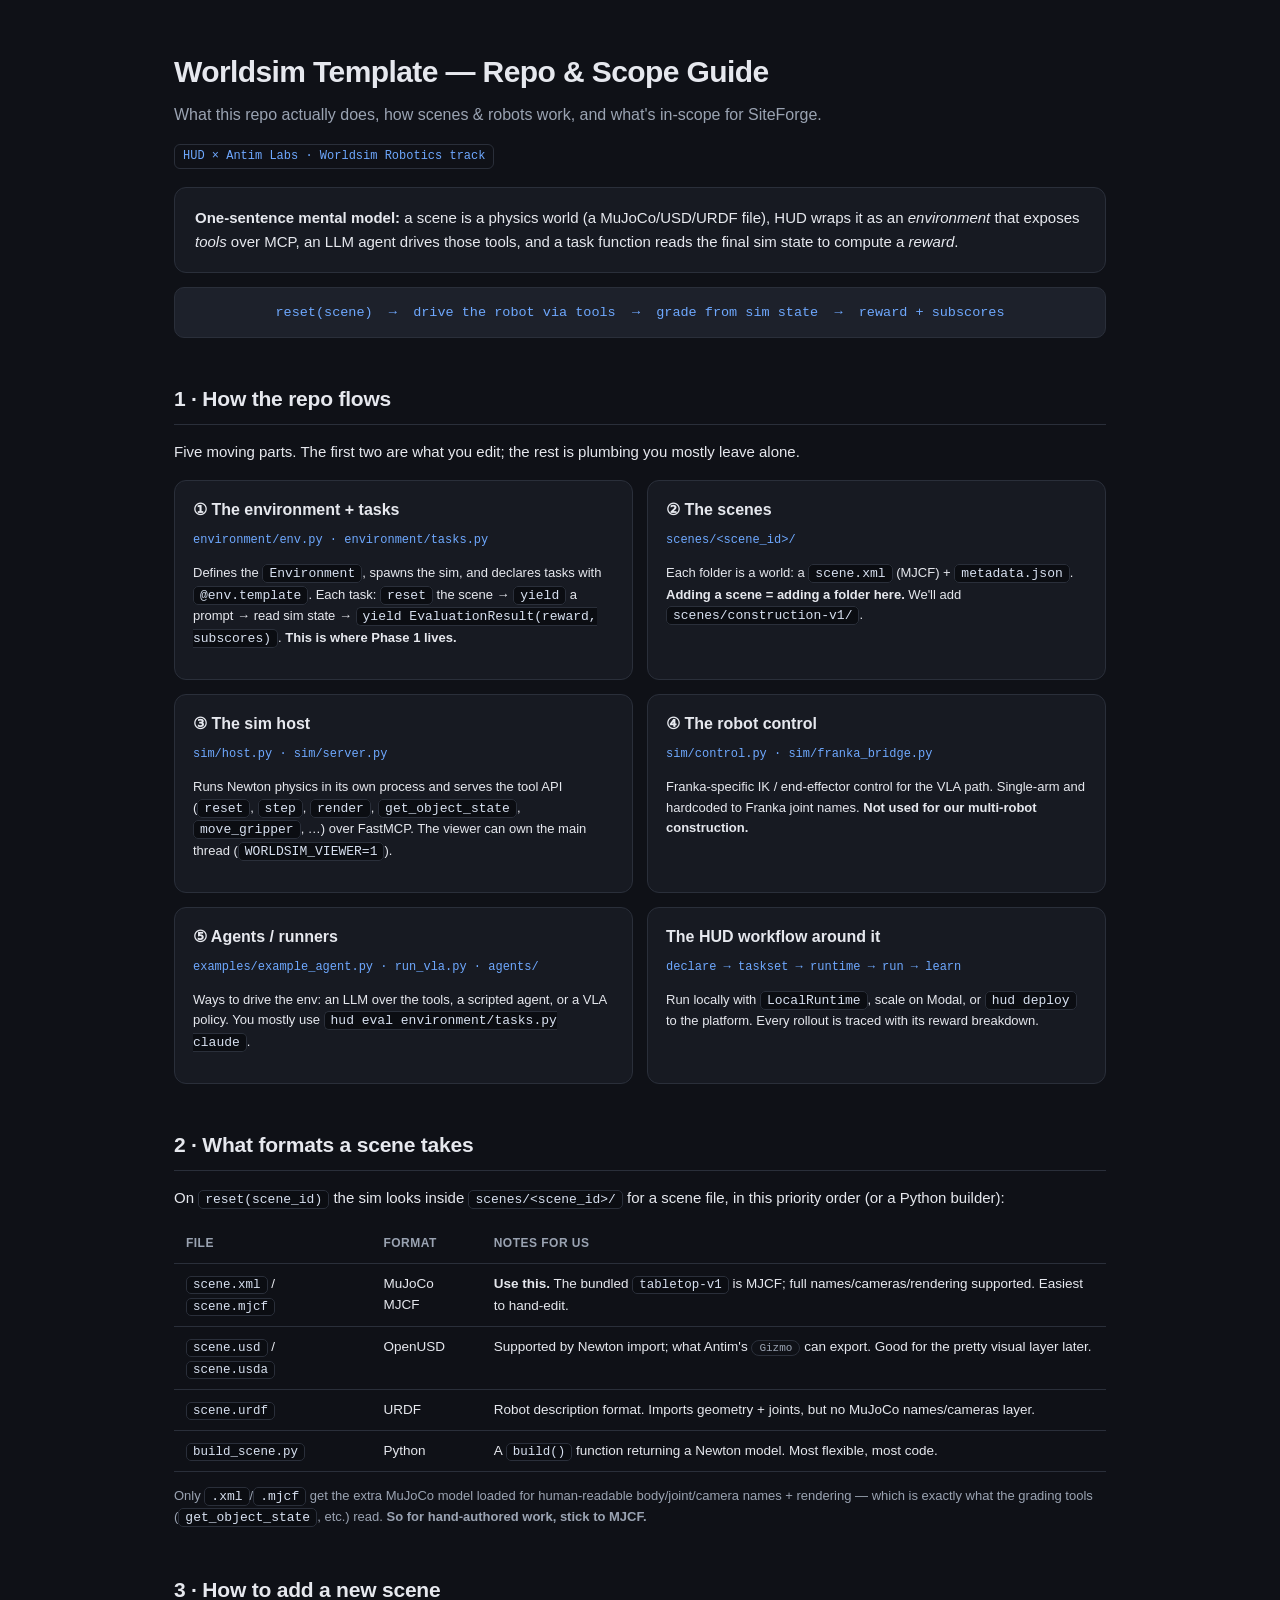
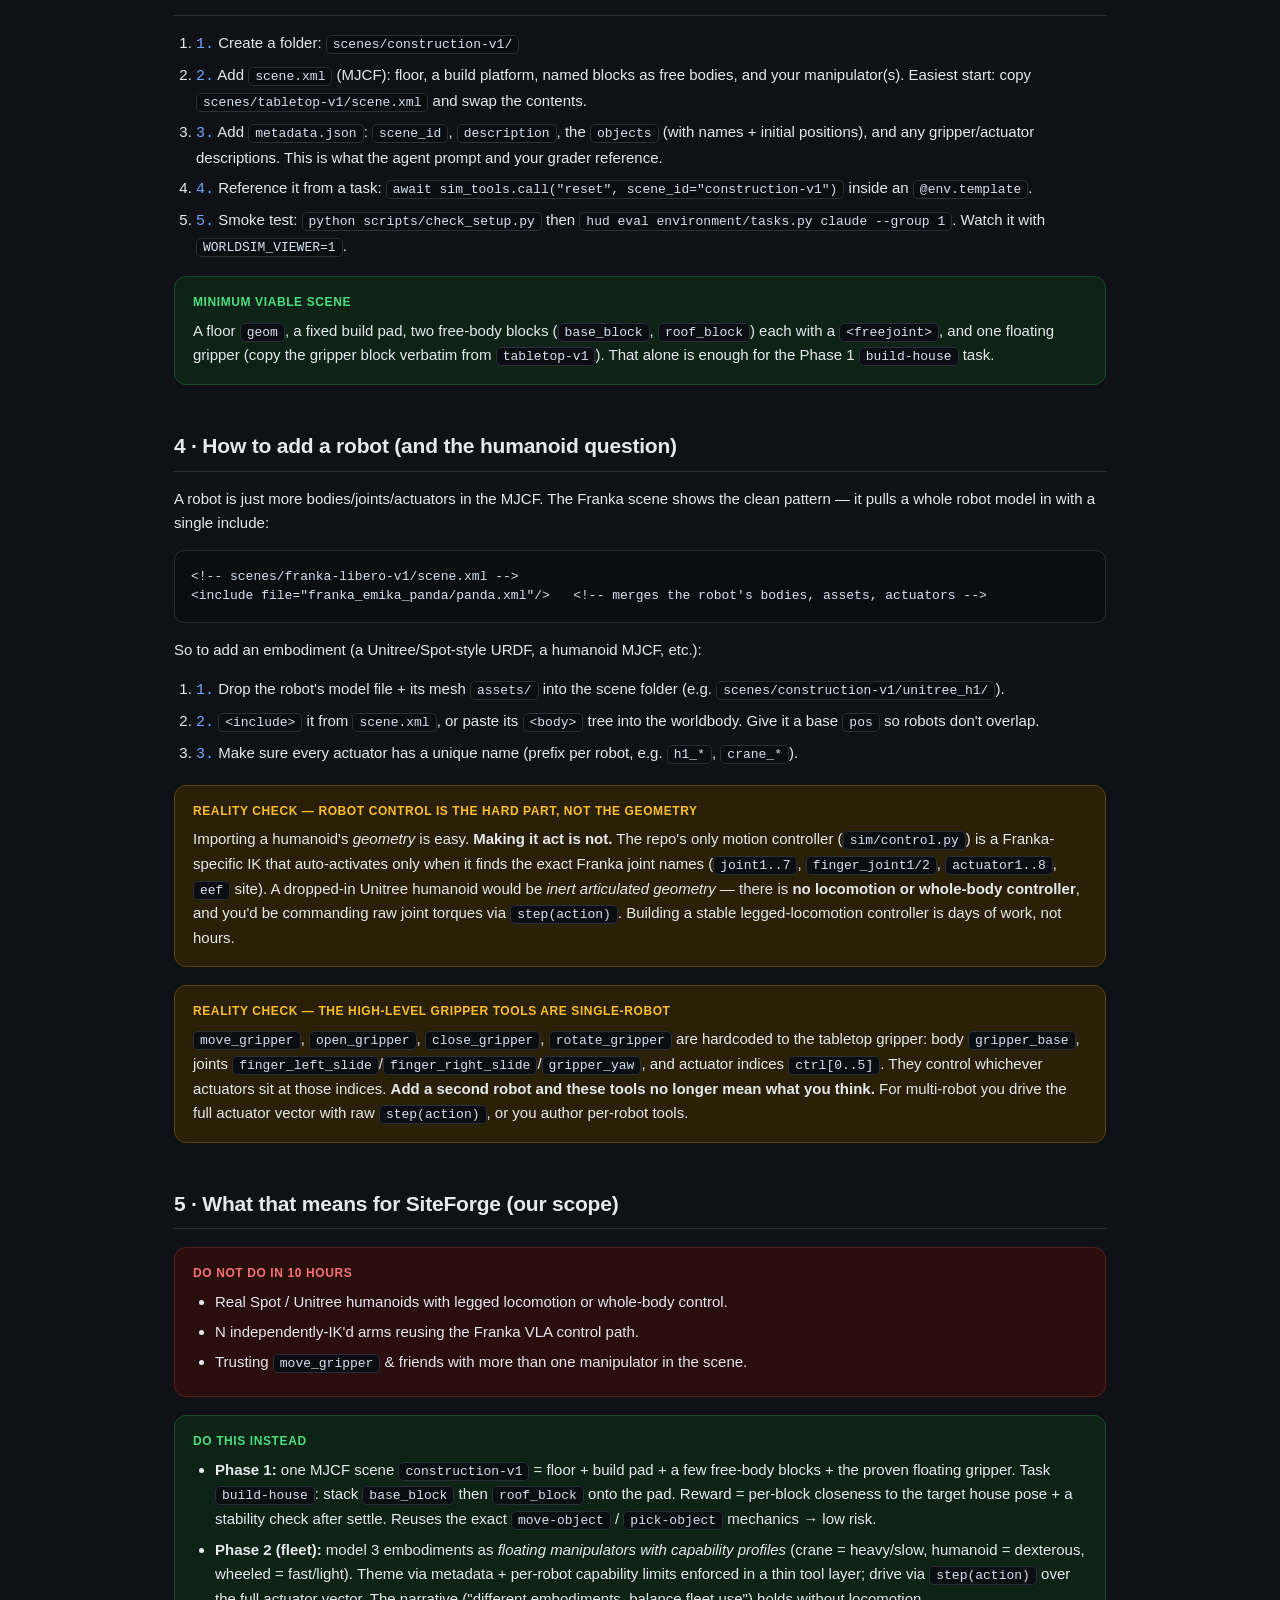
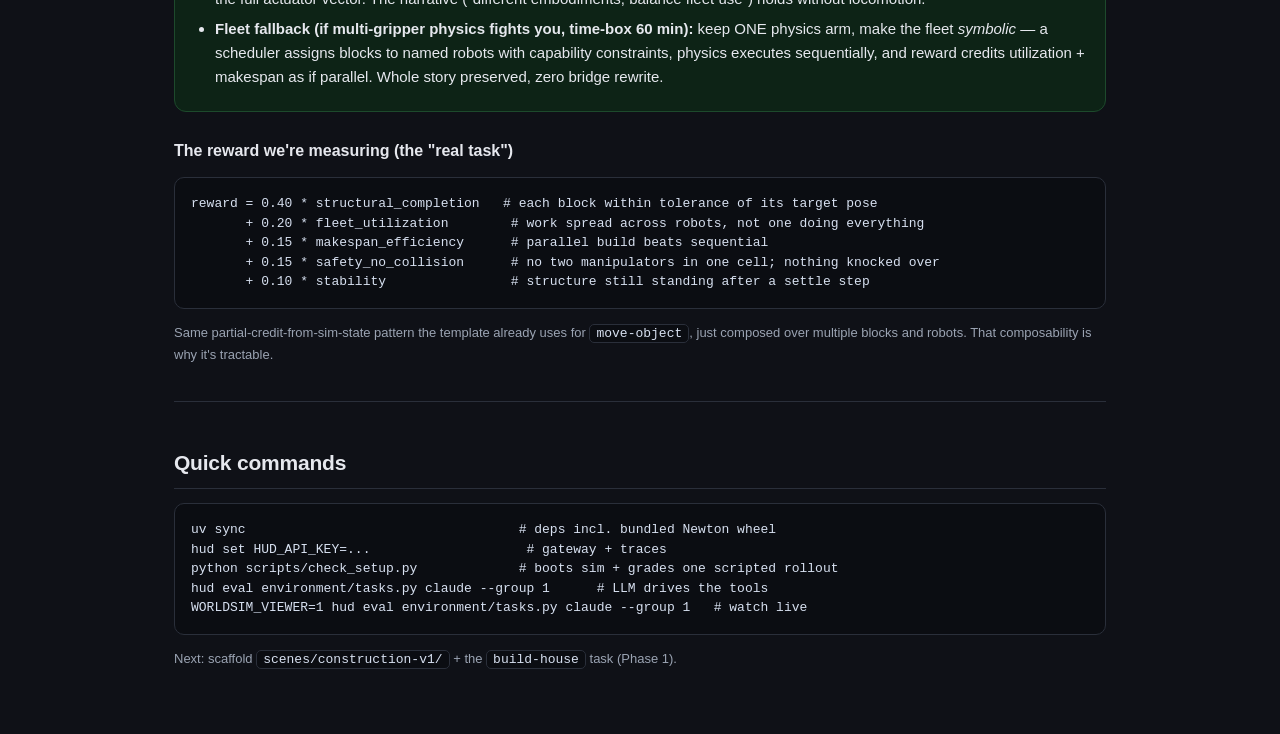
<file: docs/scope-guide.html>
<!DOCTYPE html>
<html lang="en">
<head>
<meta charset="UTF-8" />
<meta name="viewport" content="width=device-width, initial-scale=1.0" />
<title>Worldsim Template — Repo &amp; Scope Guide (SiteForge Hackathon)</title>
<style>
  :root {
    --bg: #0f1117;
    --panel: #171a22;
    --panel-2: #1d212b;
    --ink: #e6e8ee;
    --muted: #9aa3b2;
    --line: #2a2f3a;
    --accent: #6ea8fe;
    --green: #4ade80;
    --amber: #fbbf24;
    --red: #f87171;
    --code-bg: #0b0d12;
    --mono: ui-monospace, SFMono-Regular, "SF Mono", Menlo, Consolas, monospace;
    --sans: -apple-system, BlinkMacSystemFont, "Segoe UI", Roboto, Helvetica, Arial, sans-serif;
  }
  * { box-sizing: border-box; }
  body {
    margin: 0; background: var(--bg); color: var(--ink);
    font-family: var(--sans); line-height: 1.6; font-size: 15px;
  }
  .wrap { max-width: 980px; margin: 0 auto; padding: 48px 24px 96px; }
  header h1 { font-size: 30px; margin: 0 0 6px; letter-spacing: -0.02em; }
  header .sub { color: var(--muted); font-size: 16px; margin-bottom: 8px; }
  header .tag {
    display: inline-block; font-family: var(--mono); font-size: 12px;
    color: var(--accent); border: 1px solid var(--line); border-radius: 6px;
    padding: 2px 8px; margin-top: 8px;
  }
  h2 {
    font-size: 21px; margin: 44px 0 14px; padding-bottom: 8px;
    border-bottom: 1px solid var(--line); letter-spacing: -0.01em;
  }
  h3 { font-size: 16px; margin: 26px 0 8px; color: var(--ink); }
  p { color: var(--ink); }
  code {
    font-family: var(--mono); font-size: 13px; background: var(--code-bg);
    border: 1px solid var(--line); border-radius: 5px; padding: 1px 6px; color: #d7e0f0;
  }
  pre {
    background: var(--code-bg); border: 1px solid var(--line); border-radius: 10px;
    padding: 16px; overflow-x: auto; font-family: var(--mono); font-size: 13px;
    line-height: 1.5; color: #d7e0f0; margin: 14px 0;
  }
  pre code { background: none; border: none; padding: 0; }
  .lead {
    background: var(--panel); border: 1px solid var(--line); border-radius: 12px;
    padding: 18px 20px; margin: 18px 0 8px; font-size: 15px;
  }
  .flow {
    font-family: var(--mono); font-size: 13.5px; color: var(--accent);
    background: var(--panel-2); border: 1px solid var(--line); border-radius: 10px;
    padding: 14px 18px; margin: 14px 0; text-align: center;
  }
  table { width: 100%; border-collapse: collapse; margin: 14px 0; font-size: 13.5px; }
  th, td { text-align: left; padding: 9px 12px; border-bottom: 1px solid var(--line); vertical-align: top; }
  th { color: var(--muted); font-weight: 600; font-size: 12px; text-transform: uppercase; letter-spacing: 0.04em; }
  td code { font-size: 12.5px; }
  .cards { display: grid; grid-template-columns: 1fr 1fr; gap: 14px; margin: 16px 0; }
  .card {
    background: var(--panel); border: 1px solid var(--line); border-radius: 12px; padding: 16px 18px;
  }
  .card h3 { margin-top: 0; }
  .card .path { font-family: var(--mono); font-size: 12px; color: var(--accent); }
  .callout {
    border-radius: 12px; padding: 16px 18px; margin: 18px 0;
    border: 1px solid var(--line); background: var(--panel);
  }
  .callout.warn { border-color: #5a4410; background: #2a2008; }
  .callout.warn .label { color: var(--amber); }
  .callout.good { border-color: #1d4a2c; background: #0d2316; }
  .callout.good .label { color: var(--green); }
  .callout.stop { border-color: #5a1d1d; background: #2a0d0d; }
  .callout.stop .label { color: var(--red); }
  .callout .label { font-weight: 700; font-size: 12px; text-transform: uppercase; letter-spacing: 0.05em; display: block; margin-bottom: 6px; }
  ol, ul { padding-left: 22px; }
  ol li, ul li { margin: 6px 0; }
  .muted { color: var(--muted); }
  .pill { font-family: var(--mono); font-size: 11px; padding: 1px 7px; border-radius: 20px; border: 1px solid var(--line); color: var(--muted); }
  .step-num { color: var(--accent); font-family: var(--mono); }
  hr { border: none; border-top: 1px solid var(--line); margin: 36px 0; }
  a { color: var(--accent); }
  .small { font-size: 13px; }
</style>
</head>
<body>
<div class="wrap">
  <header>
    <h1>Worldsim Template — Repo &amp; Scope Guide</h1>
    <div class="sub">What this repo actually does, how scenes &amp; robots work, and what's in-scope for SiteForge.</div>
    <span class="tag">HUD × Antim Labs · Worldsim Robotics track</span>
  </header>

  <div class="lead">
    <strong>One-sentence mental model:</strong> a scene is a physics world (a MuJoCo/USD/URDF file),
    HUD wraps it as an <em>environment</em> that exposes <em>tools</em> over MCP, an LLM agent drives
    those tools, and a task function reads the final sim state to compute a <em>reward</em>.
  </div>

  <div class="flow">reset(scene) &nbsp;→&nbsp; drive the robot via tools &nbsp;→&nbsp; grade from sim state &nbsp;→&nbsp; reward + subscores</div>

  <h2>1 · How the repo flows</h2>
  <p>Five moving parts. The first two are what you edit; the rest is plumbing you mostly leave alone.</p>

  <div class="cards">
    <div class="card">
      <h3>① The environment + tasks</h3>
      <div class="path">environment/env.py · environment/tasks.py</div>
      <p class="small">Defines the <code>Environment</code>, spawns the sim, and declares tasks with
      <code>@env.template</code>. Each task: <code>reset</code> the scene → <code>yield</code> a prompt →
      read sim state → <code>yield EvaluationResult(reward, subscores)</code>. <strong>This is where Phase 1 lives.</strong></p>
    </div>
    <div class="card">
      <h3>② The scenes</h3>
      <div class="path">scenes/&lt;scene_id&gt;/</div>
      <p class="small">Each folder is a world: a <code>scene.xml</code> (MJCF) + <code>metadata.json</code>.
      <strong>Adding a scene = adding a folder here.</strong> We'll add <code>scenes/construction-v1/</code>.</p>
    </div>
    <div class="card">
      <h3>③ The sim host</h3>
      <div class="path">sim/host.py · sim/server.py</div>
      <p class="small">Runs Newton physics in its own process and serves the tool API
      (<code>reset</code>, <code>step</code>, <code>render</code>, <code>get_object_state</code>,
      <code>move_gripper</code>, …) over FastMCP. The viewer can own the main thread (<code>WORLDSIM_VIEWER=1</code>).</p>
    </div>
    <div class="card">
      <h3>④ The robot control</h3>
      <div class="path">sim/control.py · sim/franka_bridge.py</div>
      <p class="small">Franka-specific IK / end-effector control for the VLA path. Single-arm and
      hardcoded to Franka joint names. <strong>Not used for our multi-robot construction.</strong></p>
    </div>
    <div class="card">
      <h3>⑤ Agents / runners</h3>
      <div class="path">examples/example_agent.py · run_vla.py · agents/</div>
      <p class="small">Ways to drive the env: an LLM over the tools, a scripted agent, or a VLA policy.
      You mostly use <code>hud eval environment/tasks.py claude</code>.</p>
    </div>
    <div class="card">
      <h3>The HUD workflow around it</h3>
      <div class="path">declare → taskset → runtime → run → learn</div>
      <p class="small">Run locally with <code>LocalRuntime</code>, scale on Modal, or
      <code>hud deploy</code> to the platform. Every rollout is traced with its reward breakdown.</p>
    </div>
  </div>

  <h2>2 · What formats a scene takes</h2>
  <p>On <code>reset(scene_id)</code> the sim looks inside <code>scenes/&lt;scene_id&gt;/</code> for a scene file,
  in this priority order (or a Python builder):</p>

  <table>
    <thead><tr><th>File</th><th>Format</th><th>Notes for us</th></tr></thead>
    <tbody>
      <tr><td><code>scene.xml</code> / <code>scene.mjcf</code></td><td>MuJoCo MJCF</td><td><strong>Use this.</strong> The bundled <code>tabletop-v1</code> is MJCF; full names/cameras/rendering supported. Easiest to hand-edit.</td></tr>
      <tr><td><code>scene.usd</code> / <code>scene.usda</code></td><td>OpenUSD</td><td>Supported by Newton import; what Antim's <span class="pill">Gizmo</span> can export. Good for the pretty visual layer later.</td></tr>
      <tr><td><code>scene.urdf</code></td><td>URDF</td><td>Robot description format. Imports geometry + joints, but no MuJoCo names/cameras layer.</td></tr>
      <tr><td><code>build_scene.py</code></td><td>Python</td><td>A <code>build()</code> function returning a Newton model. Most flexible, most code.</td></tr>
    </tbody>
  </table>

  <p class="muted small">Only <code>.xml</code>/<code>.mjcf</code> get the extra MuJoCo model loaded for human-readable
  body/joint/camera names + rendering — which is exactly what the grading tools (<code>get_object_state</code>, etc.) read.
  <strong>So for hand-authored work, stick to MJCF.</strong></p>

  <h2>3 · How to add a new scene</h2>
  <ol>
    <li><span class="step-num">1.</span> Create a folder: <code>scenes/construction-v1/</code></li>
    <li><span class="step-num">2.</span> Add <code>scene.xml</code> (MJCF): floor, a build platform, named blocks as free bodies, and your manipulator(s). Easiest start: copy <code>scenes/tabletop-v1/scene.xml</code> and swap the contents.</li>
    <li><span class="step-num">3.</span> Add <code>metadata.json</code>: <code>scene_id</code>, <code>description</code>, the <code>objects</code> (with names + initial positions), and any gripper/actuator descriptions. This is what the agent prompt and your grader reference.</li>
    <li><span class="step-num">4.</span> Reference it from a task: <code>await sim_tools.call("reset", scene_id="construction-v1")</code> inside an <code>@env.template</code>.</li>
    <li><span class="step-num">5.</span> Smoke test: <code>python scripts/check_setup.py</code> then <code>hud eval environment/tasks.py claude --group 1</code>. Watch it with <code>WORLDSIM_VIEWER=1</code>.</li>
  </ol>

  <div class="callout good">
    <span class="label">Minimum viable scene</span>
    A floor <code>geom</code>, a fixed build pad, two free-body blocks (<code>base_block</code>, <code>roof_block</code>)
    each with a <code>&lt;freejoint&gt;</code>, and one floating gripper (copy the gripper block verbatim from
    <code>tabletop-v1</code>). That alone is enough for the Phase 1 <code>build-house</code> task.
  </div>

  <h2>4 · How to add a robot (and the humanoid question)</h2>
  <p>A robot is just more bodies/joints/actuators in the MJCF. The Franka scene shows the clean pattern —
  it pulls a whole robot model in with a single include:</p>
  <pre><code>&lt;!-- scenes/franka-libero-v1/scene.xml --&gt;
&lt;include file="franka_emika_panda/panda.xml"/&gt;   &lt;!-- merges the robot's bodies, assets, actuators --&gt;</code></pre>
  <p>So to add an embodiment (a Unitree/Spot-style URDF, a humanoid MJCF, etc.):</p>
  <ol>
    <li><span class="step-num">1.</span> Drop the robot's model file + its mesh <code>assets/</code> into the scene folder (e.g. <code>scenes/construction-v1/unitree_h1/</code>).</li>
    <li><span class="step-num">2.</span> <code>&lt;include&gt;</code> it from <code>scene.xml</code>, or paste its <code>&lt;body&gt;</code> tree into the worldbody. Give it a base <code>pos</code> so robots don't overlap.</li>
    <li><span class="step-num">3.</span> Make sure every actuator has a unique name (prefix per robot, e.g. <code>h1_*</code>, <code>crane_*</code>).</li>
  </ol>

  <div class="callout warn">
    <span class="label">Reality check — robot control is the hard part, not the geometry</span>
    Importing a humanoid's <em>geometry</em> is easy. <strong>Making it act is not.</strong> The repo's only motion
    controller (<code>sim/control.py</code>) is a Franka-specific IK that auto-activates only when it finds the exact
    Franka joint names (<code>joint1..7</code>, <code>finger_joint1/2</code>, <code>actuator1..8</code>, <code>eef</code> site).
    A dropped-in Unitree humanoid would be <em>inert articulated geometry</em> — there is <strong>no locomotion or
    whole-body controller</strong>, and you'd be commanding raw joint torques via <code>step(action)</code>. Building a
    stable legged-locomotion controller is days of work, not hours.
  </div>

  <div class="callout warn">
    <span class="label">Reality check — the high-level gripper tools are single-robot</span>
    <code>move_gripper</code>, <code>open_gripper</code>, <code>close_gripper</code>, <code>rotate_gripper</code> are
    hardcoded to the tabletop gripper: body <code>gripper_base</code>, joints
    <code>finger_left_slide</code>/<code>finger_right_slide</code>/<code>gripper_yaw</code>, and actuator indices
    <code>ctrl[0..5]</code>. They control whichever actuators sit at those indices. <strong>Add a second robot and
    these tools no longer mean what you think.</strong> For multi-robot you drive the full actuator vector with raw
    <code>step(action)</code>, or you author per-robot tools.
  </div>

  <h2>5 · What that means for SiteForge (our scope)</h2>

  <div class="callout stop">
    <span class="label">Do NOT do in 10 hours</span>
    <ul style="margin:6px 0 0;">
      <li>Real Spot / Unitree humanoids with legged locomotion or whole-body control.</li>
      <li>N independently-IK'd arms reusing the Franka VLA control path.</li>
      <li>Trusting <code>move_gripper</code> &amp; friends with more than one manipulator in the scene.</li>
    </ul>
  </div>

  <div class="callout good">
    <span class="label">DO this instead</span>
    <ul style="margin:6px 0 0;">
      <li><strong>Phase 1:</strong> one MJCF scene <code>construction-v1</code> = floor + build pad + a few free-body
      blocks + the proven floating gripper. Task <code>build-house</code>: stack <code>base_block</code> then
      <code>roof_block</code> onto the pad. Reward = per-block closeness to the target house pose + a stability check
      after settle. Reuses the exact <code>move-object</code> / <code>pick-object</code> mechanics → low risk.</li>
      <li><strong>Phase 2 (fleet):</strong> model 3 embodiments as <em>floating manipulators with capability
      profiles</em> (crane = heavy/slow, humanoid = dexterous, wheeled = fast/light). Theme via metadata + per-robot
      capability limits enforced in a thin tool layer; drive via <code>step(action)</code> over the full actuator
      vector. The narrative ("different embodiments, balance fleet use") holds without locomotion.</li>
      <li><strong>Fleet fallback (if multi-gripper physics fights you, time-box 60 min):</strong> keep ONE physics arm,
      make the fleet <em>symbolic</em> — a scheduler assigns blocks to named robots with capability constraints, physics
      executes sequentially, and reward credits utilization + makespan as if parallel. Whole story preserved, zero
      bridge rewrite.</li>
    </ul>
  </div>

  <h3>The reward we're measuring (the "real task")</h3>
  <pre><code>reward = 0.40 * structural_completion   # each block within tolerance of its target pose
       + 0.20 * fleet_utilization        # work spread across robots, not one doing everything
       + 0.15 * makespan_efficiency      # parallel build beats sequential
       + 0.15 * safety_no_collision      # no two manipulators in one cell; nothing knocked over
       + 0.10 * stability                # structure still standing after a settle step</code></pre>
  <p class="muted small">Same partial-credit-from-sim-state pattern the template already uses for
  <code>move-object</code>, just composed over multiple blocks and robots. That composability is why it's tractable.</p>

  <hr />

  <h2>Quick commands</h2>
  <pre><code>uv sync                                   # deps incl. bundled Newton wheel
hud set HUD_API_KEY=...                    # gateway + traces
python scripts/check_setup.py             # boots sim + grades one scripted rollout
hud eval environment/tasks.py claude --group 1      # LLM drives the tools
WORLDSIM_VIEWER=1 hud eval environment/tasks.py claude --group 1   # watch live</code></pre>

  <p class="muted small">Next: scaffold <code>scenes/construction-v1/</code> + the <code>build-house</code> task (Phase 1).</p>
</div>
</body>
</html>
</file>
